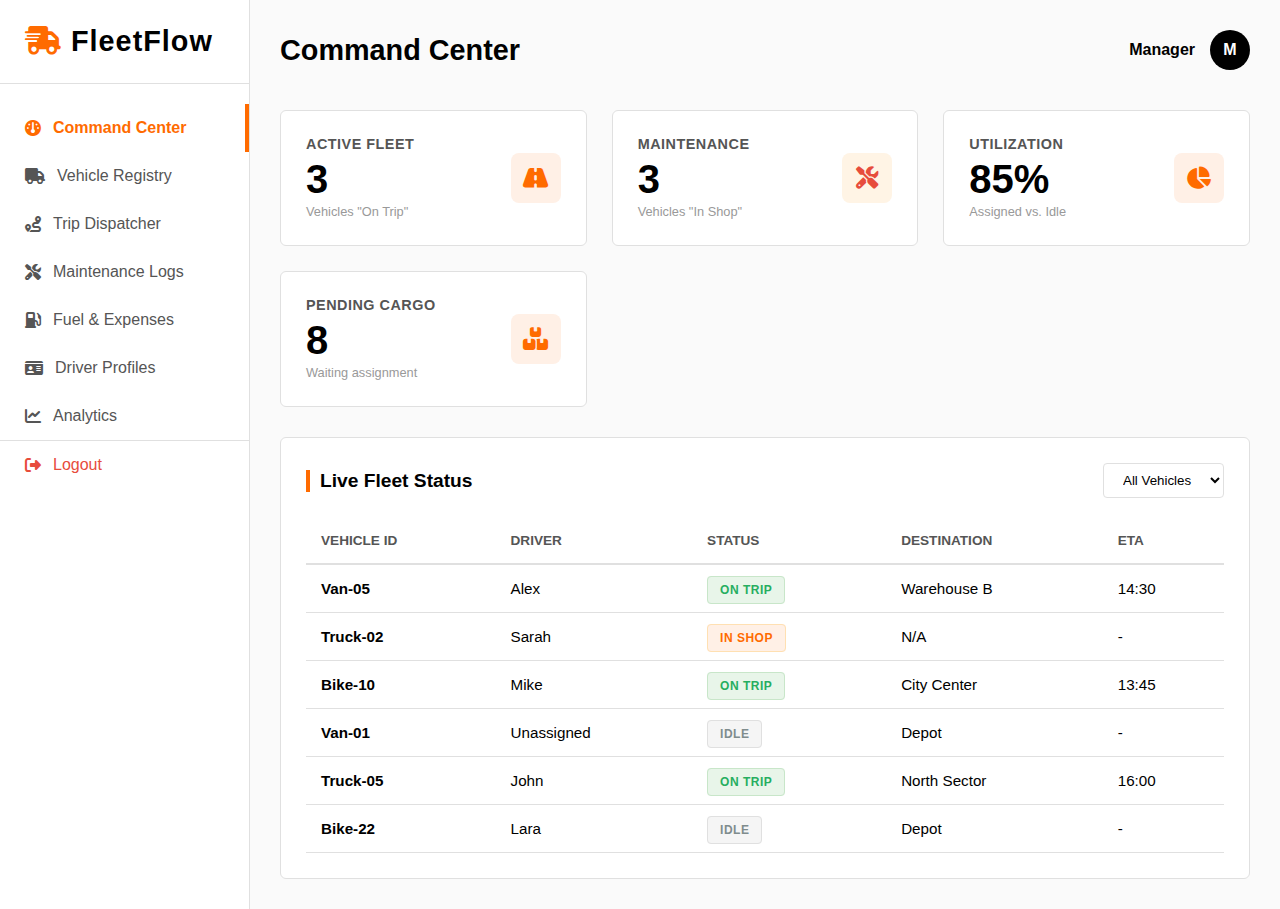
<file: index.html>
<!DOCTYPE html>
<html lang="en">

<head>
    <meta charset="UTF-8">
    <meta name="viewport" content="width=device-width, initial-scale=1.0">
    <title>FleetFlow | Command Center</title>
    <link rel="stylesheet" href="styles.css">
    <link rel="stylesheet" href="https://cdnjs.cloudflare.com/ajax/libs/font-awesome/6.4.0/css/all.min.css">
</head>

<body>
    <div class="container">

        <aside class="sidebar">
            <div class="logo">
                <h2><i class="fa-solid fa-truck-fast"></i> <span>FleetFlow</span></h2>
            </div>
            <nav>
                <ul>
                    <li class="active"><a href="#"><i class="fa-solid fa-gauge"></i> Command Center</a></li>
                    <li><a href="registry.html"><i class="fa-solid fa-truck"></i> Vehicle Registry</a></li>
                    <li><a href="dispatcher.html"><i class="fa-solid fa-route"></i> Trip Dispatcher</a></li>
                    <li><a href="maintenance.html"><i class="fa-solid fa-screwdriver-wrench"></i> Maintenance Logs</a>
                    </li>
                    <li><a href="fuel.html"><i class="fa-solid fa-gas-pump"></i> Fuel & Expenses</a></li>
                    <li><a href="drivers.html"><i class="fa-solid fa-id-card"></i> Driver Profiles</a></li>
                    <li><a href="analytics.html"><i class="fa-solid fa-chart-line"></i> Analytics</a></li>

                    <li class="logout"><a href="login.html"><i class="fa-solid fa-right-from-bracket"></i> Logout</a></li>
                </ul>
            </nav>
        </aside>

        <main class="main-content">
            <header>
                <h1>Command Center</h1>
                <div class="user-profile">
                    <span>Manager</span>
                    <div class="avatar">M</div>
                </div>
            </header>

            <section class="dashboard">

                <div class="kpi-grid">

                    <div class="card">
                        <div class="kpi-info">
                            <h3>Active Fleet</h3>
                            <p class="big-number">12</p>
                            <span class="sub-text">Vehicles "On Trip"</span>
                        </div>
                        <div class="icon-box">
                            <i class="fa-solid fa-road"></i>
                        </div>
                    </div>

                    <div class="card">
                        <div class="kpi-info">
                            <h3>Maintenance</h3>
                            <p class="big-number warning">3</p>
                            <span class="sub-text">Vehicles "In Shop"</span>
                        </div>
                        <div class="icon-box warning">
                            <i class="fa-solid fa-screwdriver-wrench"></i>
                        </div>
                    </div>

                    <div class="card">
                        <div class="kpi-info">
                            <h3>Utilization</h3>
                            <p class="big-number">85%</p>
                            <span class="sub-text">Assigned vs. Idle</span>
                        </div>
                        <div class="icon-box">
                            <i class="fa-solid fa-chart-pie"></i>
                        </div>
                    </div>

                    <div class="card">
                        <div class="kpi-info">
                            <h3>Pending Cargo</h3>
                            <p class="big-number">8</p>
                            <span class="sub-text">Waiting assignment</span>
                        </div>
                        <div class="icon-box">
                            <i class="fa-solid fa-boxes-stacked"></i>
                        </div>
                    </div>
                </div>

                <div class="recent-activity">
                    <div class="section-header">
                        <h2>Live Fleet Status</h2>

                        <select class="filter-dropdown">
                            <option value="all">All Vehicles</option>
                            <option value="truck">Trucks</option>
                            <option value="van">Vans</option>
                            <option value="bike">Bikes</option>
                        </select>
                    </div>

                    <div class="table-container">
                        <table>
                            <thead>
                                <tr>
                                    <th>Vehicle ID</th>
                                    <th>Driver</th>
                                    <th>Status</th>
                                    <th>Destination</th>
                                    <th>ETA</th>
                                </tr>
                            </thead>
                            <tbody id="fleet-table-body">
                            </tbody>
                        </table>
                    </div>
                </div>
            </section>
        </main>
    </div>

    <script src="script.js"></script>
    <script>
        document.addEventListener('DOMContentLoaded', () => {
            const role = localStorage.getItem('userRole');

            // 1. SELECT ELEMENTS
            const userLabel = document.querySelector('.user-profile span');
            const userAvatar = document.querySelector('.user-profile .avatar'); // New Selector!

            // 2. UPDATE HEADER TEXT & AVATAR
            if (role) {
                if (userLabel) userLabel.textContent = role; // Change "Manager" -> "Dispatcher"
                if (userAvatar) userAvatar.textContent = role.charAt(0); // Change "M" -> "D"
            }

            // 3. HIDE MENU ITEMS (Dispatcher Logic)
            if (role === 'Dispatcher') {
                const sidebarItems = document.querySelectorAll('.sidebar nav ul li');

                sidebarItems.forEach(item => {
                    const text = item.innerText.trim();
                    const allowed = ["Command Center", "Trip Dispatcher", "Logout"];

                    if (!allowed.includes(text)) {
                        item.style.display = 'none';
                    }
                });
            }
        });
    </script>
</body>

</html>
</file>
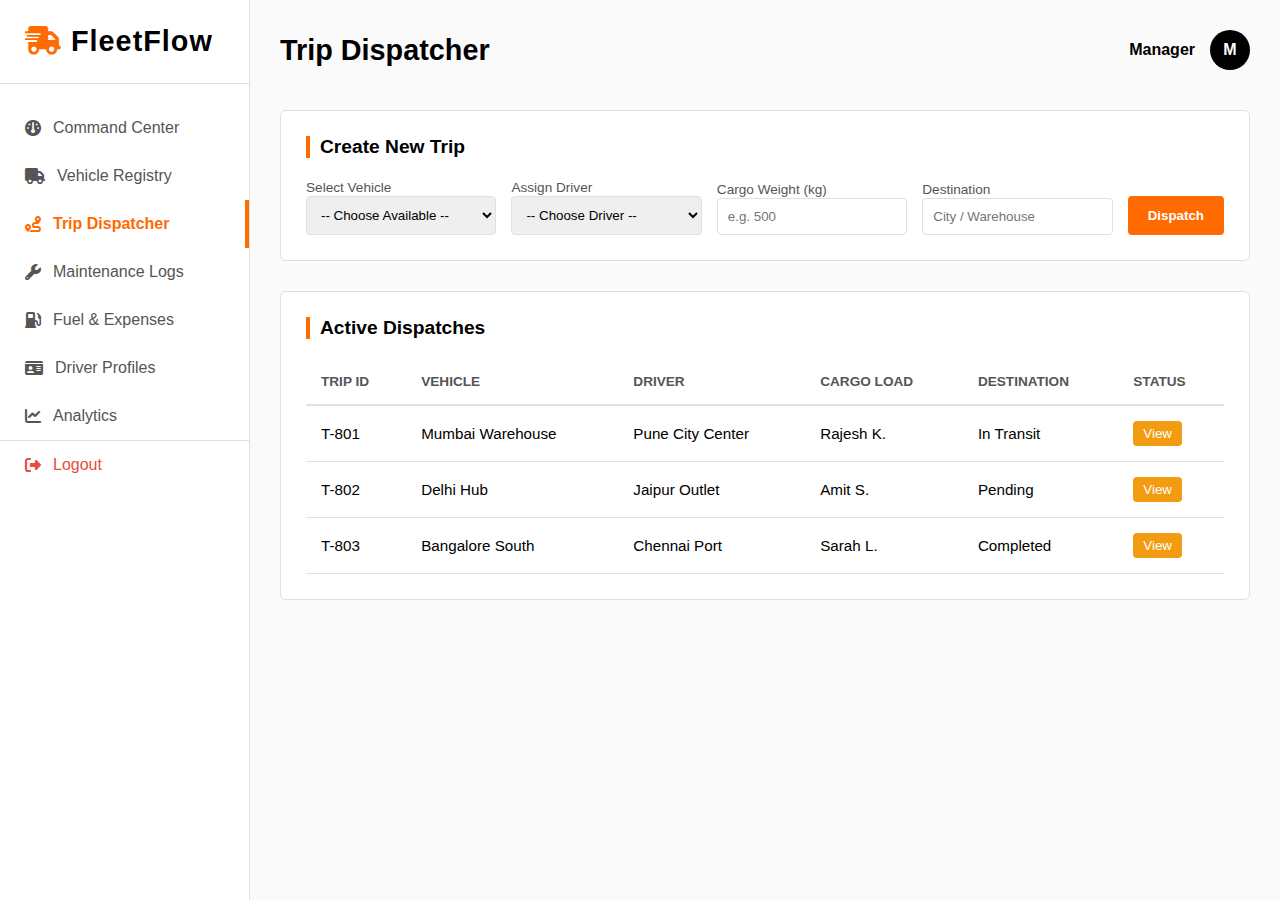
<file: dispatcher.html>
<!DOCTYPE html>
<html lang="en">

<head>
    <meta charset="UTF-8">
    <meta name="viewport" content="width=device-width, initial-scale=1.0">
    <title>FleetFlow | Trip Dispatcher</title>
    <link rel="stylesheet" href="styles.css">
    <link rel="stylesheet" href="https://cdnjs.cloudflare.com/ajax/libs/font-awesome/6.4.0/css/all.min.css">
</head>

<body>
    <div class="container">
        <aside class="sidebar">
            <div class="logo">
                <h2><i class="fa-solid fa-truck-fast"></i> <span>FleetFlow</span></h2>
            </div>
            <nav>
                <ul>
                    <li><a href="index.html"><i class="fa-solid fa-gauge"></i> Command Center</a></li>
                    <li><a href="registry.html"><i class="fa-solid fa-truck"></i> Vehicle Registry</a></li>
                    <li class="active"><a href="dispatcher.html"><i class="fa-solid fa-route"></i> Trip Dispatcher</a>
                    </li>
                    <li><a href="maintenance.html"><i class="fa-solid fa-wrench"></i> Maintenance Logs</a></li>
                    <li><a href="fuel.html"><i class="fa-solid fa-gas-pump"></i> Fuel & Expenses</a></li>
                    <li><a href="drivers.html"><i class="fa-solid fa-id-card"></i> Driver Profiles</a></li>
                    <li><a href="analytics.html"><i class="fa-solid fa-chart-line"></i> Analytics</a></li>
                    <li class="logout"><a href="login.html"><i class="fa-solid fa-right-from-bracket"></i> Logout</a></li>
                </ul>
            </nav>
        </aside>

        <main class="main-content">
            <header>
                <h1>Trip Dispatcher</h1>
                <div class="user-profile">
                    <span>Manager</span>
                    <div class="avatar">M</div>
                </div>
            </header>

            <section class="dashboard">

                <div class="card" style="display: block; margin-bottom: 30px;">
                    <div class="section-header">
                        <h2>Create New Trip</h2>
                    </div>

                    <form id="dispatch-form"
                        style="display: grid; grid-template-columns: 1fr 1fr 1fr 1fr auto; gap: 15px; align-items: end;">

                        <div>
                            <label style="font-size: 0.85rem; color: #555;">Select Vehicle</label>
                            <select id="trip-vehicle" required
                                style="width: 100%; padding: 10px; border: 1px solid #e0e0e0; border-radius: 4px;">
                                <option value="">-- Choose Available --</option>
                            </select>
                        </div>

                        <div>
                            <label style="font-size: 0.85rem; color: #555;">Assign Driver</label>
                            <select id="trip-driver" required
                                style="width: 100%; padding: 10px; border: 1px solid #e0e0e0; border-radius: 4px;">
                                <option value="">-- Choose Driver --</option>
                                <option value="Alex">Alex (Lic: Valid)</option>
                                <option value="Sarah">Sarah (Lic: Valid)</option>
                                <option value="Mike">Mike (Lic: Expiring)</option>
                            </select>
                        </div>

                        <div>
                            <label style="font-size: 0.85rem; color: #555;">Cargo Weight (kg)</label>
                            <input type="number" id="trip-weight" placeholder="e.g. 500" required
                                style="width: 100%; padding: 10px; border: 1px solid #e0e0e0; border-radius: 4px;">
                        </div>

                        <div>
                            <label style="font-size: 0.85rem; color: #555;">Destination</label>
                            <input type="text" id="trip-dest" placeholder="City / Warehouse" required
                                style="width: 100%; padding: 10px; border: 1px solid #e0e0e0; border-radius: 4px;">
                        </div>

                        <button type="submit"
                            style="background: var(--accent-orange); color: white; border: none; padding: 12px 20px; border-radius: 4px; font-weight: bold; cursor: pointer;">
                            Dispatch
                        </button>
                    </form>

                    <div id="error-msg"
                        style="margin-top: 15px; padding: 10px; background-color: #ffebee; color: #c62828; border: 1px solid #ef9a9a; border-radius: 4px; display: none;">
                        <i class="fa-solid fa-circle-exclamation"></i> <strong>Error:</strong> Cargo exceeds vehicle
                        capacity!
                    </div>
                </div>

                <div class="recent-activity">
                    <div class="section-header">
                        <h2>Active Dispatches</h2>
                    </div>
                    <div class="table-container">
                        <table>
                            <thead>
                                <tr>
                                    <th>Trip ID</th>
                                    <th>Vehicle</th>
                                    <th>Driver</th>
                                    <th>Cargo Load</th>
                                    <th>Destination</th>
                                    <th>Status</th>
                                </tr>
                            </thead>
                            <tbody id="trip-data"></tbody>
                            </tbody>
                        </table>
                    </div>
                </div>

            </section>
        </main>
    </div>

    <script>
        document.addEventListener('DOMContentLoaded', () => {

            // 1. MOCK DATA: Available Vehicles
            // We define the Max Capacity here to check against cargo weight
            const availableVehicles = [{
                    id: "VAN-05",
                    model: "Ford Transit",
                    maxLoad: 800
                }, // Small Van
                {
                    id: "TRK-01",
                    model: "Volvo FH16",
                    maxLoad: 5000
                }, // Big Truck
                {
                    id: "BIKE-22",
                    model: "Honda Activa",
                    maxLoad: 50
                } // Bike
            ];

            const vehicleSelect = document.getElementById('trip-vehicle');
            const form = document.getElementById('dispatch-form');
            const errorMsg = document.getElementById('error-msg');
            const tableBody = document.getElementById('dispatch-table-body');

            // 2. POPULATE DROPDOWN
            availableVehicles.forEach(v => {
                const option = document.createElement('option');
                option.value = v.id;
                option.textContent = `${v.id} - ${v.model} (Max: ${v.maxLoad}kg)`;
                vehicleSelect.appendChild(option);
            });

            // 3. VALIDATION LOGIC
            form.addEventListener('submit', (e) => {
                e.preventDefault();
                errorMsg.style.display = "none"; // Reset error

                // Get Form Values
                const selectedVehicleID = vehicleSelect.value;
                const driver = document.getElementById('trip-driver').value;
                const weight = parseInt(document.getElementById('trip-weight').value);
                const dest = document.getElementById('trip-dest').value;

                // Find the vehicle object to check its max capacity
                const vehicleObj = availableVehicles.find(v => v.id === selectedVehicleID);

                // --- THE LOGIC CHECK ---
                // If Cargo Weight > Vehicle Max Load -> STOP 
                if (weight > vehicleObj.maxLoad) {
                    errorMsg.innerHTML =
                        `<i class="fa-solid fa-circle-exclamation"></i> <strong>Safety Alert:</strong> Cargo (${weight}kg) exceeds ${vehicleObj.id} capacity (${vehicleObj.maxLoad}kg).`;
                    errorMsg.style.display = "block";
                    return; // Stop function here
                }

                // If Pass: Add to Table
                addTripToTable(selectedVehicleID, driver, weight, dest);
                form.reset();
            });

            function addTripToTable(veh, driver, weight, dest) {
                const row = document.createElement('tr');
                const tripID = "TRIP-" + Math.floor(Math.random() * 1000); // Random ID

                row.innerHTML = `
                    <td><strong>${tripID}</strong></td>
                    <td>${veh}</td>
                    <td>${driver}</td>
                    <td>${weight} kg</td>
                    <td>${dest}</td>
                    <td><span class="status-pill status-ontrip">Dispatched</span></td>
                `;
                tableBody.prepend(row); // Add to top
            }
        });
    </script>
    <script>
    // --- MOCK API: TRIP DATA ---
    const tripData = [
        { id: "T-801", origin: "Mumbai Warehouse", dest: "Pune City Center", driver: "Rajesh K.", vehicle: "V-101", status: "In Transit" },
        { id: "T-802", origin: "Delhi Hub", dest: "Jaipur Outlet", driver: "Amit S.", vehicle: "V-104", status: "Pending" },
        { id: "T-803", origin: "Bangalore South", dest: "Chennai Port", driver: "Sarah L.", vehicle: "V-103", status: "Completed" }
    ];

    document.addEventListener('DOMContentLoaded', () => {
        const tableBody = document.getElementById('trip-data');
        tableBody.innerHTML = '';

        tripData.forEach(trip => {
            const row = `
                <tr>
                    <td>${trip.id}</td>
                    <td>${trip.origin}</td>
                    <td>${trip.dest}</td>
                    <td>${trip.driver}</td>
                    <td><span class="status ${trip.status.toLowerCase().replace(' ', '-')}">${trip.status}</span></td>
                    <td><button style="padding:5px 10px; background:#f39c12; border:none; color:white; border-radius:4px; cursor:pointer;">View</button></td>
                </tr>
            `;
            tableBody.innerHTML += row;
        });
    });
</script>
    <script>
        document.addEventListener('DOMContentLoaded', () => {
            const role = localStorage.getItem('userRole');

            // 1. SELECT ELEMENTS
            const userLabel = document.querySelector('.user-profile span');
            const userAvatar = document.querySelector('.user-profile .avatar'); // New Selector!

            // 2. UPDATE HEADER TEXT & AVATAR
            if (role) {
                if (userLabel) userLabel.textContent = role; // Change "Manager" -> "Dispatcher"
                if (userAvatar) userAvatar.textContent = role.charAt(0); // Change "M" -> "D"
            }

            // 3. HIDE MENU ITEMS (Dispatcher Logic)
            if (role === 'Dispatcher') {
                const sidebarItems = document.querySelectorAll('.sidebar nav ul li');

                sidebarItems.forEach(item => {
                    const text = item.innerText.trim();
                    const allowed = ["Command Center", "Trip Dispatcher", "Logout"];

                    if (!allowed.includes(text)) {
                        item.style.display = 'none';
                    }
                });
            }
        });
    </script>
</body>

</html>
</file>
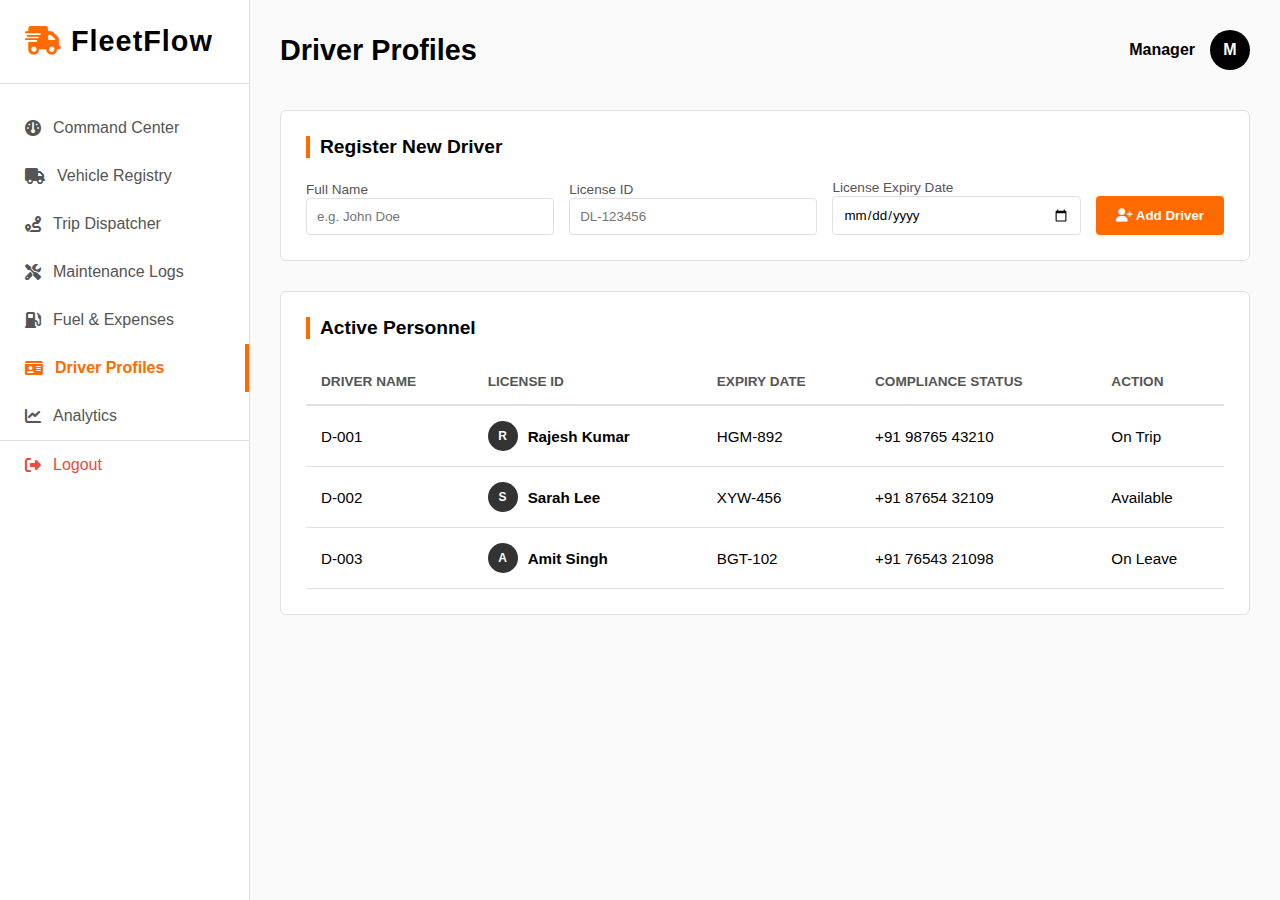
<file: drivers.html>
<!DOCTYPE html>
<html lang="en">

<head>
    <meta charset="UTF-8">
    <meta name="viewport" content="width=device-width, initial-scale=1.0">
    <title>FleetFlow | Driver Profiles</title>
    <link rel="stylesheet" href="styles.css">
    <link rel="stylesheet" href="https://cdnjs.cloudflare.com/ajax/libs/font-awesome/6.4.0/css/all.min.css">
</head>

<body>
    <div class="container">
        <aside class="sidebar">
            <div class="logo">
                <h2><i class="fa-solid fa-truck-fast"></i> <span>FleetFlow</span></h2>
            </div>
            <nav>
                <ul>
                    <li><a href="index.html"><i class="fa-solid fa-gauge"></i> Command Center</a></li>
                    <li><a href="registry.html"><i class="fa-solid fa-truck"></i> Vehicle Registry</a></li>
                    <li><a href="dispatcher.html"><i class="fa-solid fa-route"></i> Trip Dispatcher</a></li>
                    <li><a href="maintenance.html"><i class="fa-solid fa-screwdriver-wrench"></i> Maintenance Logs</a>
                    </li>
                    <li><a href="fuel.html"><i class="fa-solid fa-gas-pump"></i> Fuel & Expenses</a></li>
                    <li class="active"><a href="drivers.html"><i class="fa-solid fa-id-card"></i> Driver Profiles</a>
                    </li>
                    <li><a href="analytics.html"><i class="fa-solid fa-chart-line"></i> Analytics</a></li>
                    <li class="logout"><a href="login.html"><i class="fa-solid fa-right-from-bracket"></i> Logout</a>
                    </li>
                </ul>
            </nav>
        </aside>

        <main class="main-content">
            <header>
                <h1>Driver Profiles</h1>
                <div class="user-profile">
                    <span>Manager</span>
                    <div class="avatar">M</div>
                </div>
            </header>

            <section class="dashboard">
                <div class="card" style="display: block; margin-bottom: 30px;">
                    <div class="section-header">
                        <h2>Register New Driver</h2>
                    </div>
                    <form id="driver-form"
                        style="display: grid; grid-template-columns: 1fr 1fr 1fr auto; gap: 15px; align-items: end;">
                        <div>
                            <label style="font-size: 0.85rem; color: #555;">Full Name</label>
                            <input type="text" id="d-name" placeholder="e.g. John Doe" required
                                style="width: 100%; padding: 10px; border: 1px solid #e0e0e0; border-radius: 4px;">
                        </div>
                        <div>
                            <label style="font-size: 0.85rem; color: #555;">License ID</label>
                            <input type="text" id="d-license" placeholder="DL-123456" required
                                style="width: 100%; padding: 10px; border: 1px solid #e0e0e0; border-radius: 4px;">
                        </div>
                        <div>
                            <label style="font-size: 0.85rem; color: #555;">License Expiry Date</label>
                            <input type="date" id="d-expiry" required
                                style="width: 100%; padding: 10px; border: 1px solid #e0e0e0; border-radius: 4px;">
                        </div>
                        <button type="submit"
                            style="background: var(--accent-orange); color: white; border: none; padding: 12px 20px; border-radius: 4px; font-weight: bold; cursor: pointer;">
                            <i class="fa-solid fa-user-plus"></i> Add Driver
                        </button>
                    </form>
                </div>

                <div class="recent-activity">
                    <div class="section-header">
                        <h2>Active Personnel</h2>
                    </div>
                    <div class="table-container">
                        <table>
                            <thead>
                                <tr>
                                    <th>Driver Name</th>
                                    <th>License ID</th>
                                    <th>Expiry Date</th>
                                    <th>Compliance Status</th>
                                    <th>Action</th>
                                </tr>
                            </thead>
                            <tbody id="drivers-data"></tbody>
                        </table>
                    </div>
                </div>
            </section>
        </main>
    </div>

    <script>
        document.addEventListener('DOMContentLoaded', () => {
            let drivers = [{
                    name: "Alex Johnson",
                    id: "DL-998877",
                    expiry: "2026-12-31",
                    status: "Active"
                },
                {
                    name: "Sarah Connor",
                    id: "DL-554433",
                    expiry: "2024-01-01",
                    status: "Suspended"
                }
            ];
            const form = document.getElementById('driver-form');
            const tableBody = document.getElementById('driver-table-body');

            function renderDrivers() {
                tableBody.innerHTML = "";
                const today = new Date();
                drivers.forEach((d, index) => {
                    const row = document.createElement('tr');
                    const expiryDate = new Date(d.expiry);
                    let isExpired = expiryDate < today;
                    let statusClass = (isExpired || d.status === "Suspended") ? "status-inshop" :
                        "status-ontrip";
                    let statusText = (isExpired || d.status === "Suspended") ? "Expired / Suspended" :
                        "Valid";

                    row.innerHTML = `
                        <td><strong>${d.name}</strong></td>
                        <td>${d.id}</td>
                        <td style="${isExpired ? 'color: var(--danger); font-weight:bold;' : ''}">${d.expiry}</td>
                        <td><span class="status-pill ${statusClass}">${statusText}</span></td>
                        <td><button onclick="toggleDriver(${index})" style="padding: 5px 10px; cursor: pointer; background: #eee; border: 1px solid #ccc; border-radius: 3px;">${d.status === "Active" ? "Suspend" : "Re-activate"}</button></td>
                    `;
                    tableBody.appendChild(row);
                });
            }

            form.addEventListener('submit', (e) => {
                e.preventDefault();
                drivers.push({
                    name: document.getElementById('d-name').value,
                    id: document.getElementById('d-license').value,
                    expiry: document.getElementById('d-expiry').value,
                    status: "Active"
                });
                renderDrivers();
                form.reset();
            });

            window.toggleDriver = (index) => {
                drivers[index].status = drivers[index].status === "Active" ? "Suspended" : "Active";
                renderDrivers();
            };
            renderDrivers();
        });
    </script>
    <script>
        // --- MOCK API: DRIVER DATA ---
        const driverData = [{
                id: "D-001",
                name: "Rajesh Kumar",
                license: "HGM-892",
                phone: "+91 98765 43210",
                status: "On Trip"
            },
            {
                id: "D-002",
                name: "Sarah Lee",
                license: "XYW-456",
                phone: "+91 87654 32109",
                status: "Available"
            },
            {
                id: "D-003",
                name: "Amit Singh",
                license: "BGT-102",
                phone: "+91 76543 21098",
                status: "On Leave"
            }
        ];

        document.addEventListener('DOMContentLoaded', () => {
            const tableBody = document.getElementById('drivers-data');
            tableBody.innerHTML = '';

            driverData.forEach(driver => {
                // Generate initials for avatar (e.g., Rajesh Kumar -> R)
                const initial = driver.name.charAt(0);

                const row = `
                <tr>
                    <td>${driver.id}</td>
                    <td>
                        <div class="user-profile" style="display:flex; align-items:center; gap:10px;">
                            <div class="avatar" style="width:30px; height:30px; background:#333; color:#fff; border-radius:50%; display:flex; justify-content:center; align-items:center; font-size:12px;">${initial}</div>
                            ${driver.name}
                        </div>
                    </td>
                    <td>${driver.license}</td>
                    <td>${driver.phone}</td>
                    <td><span class="status ${driver.status.toLowerCase().replace(' ', '-')}">${driver.status}</span></td>
                </tr>
            `;
                tableBody.innerHTML += row;
            });
        });
    </script>
    <script>
        document.addEventListener('DOMContentLoaded', () => {
            const role = localStorage.getItem('userRole');

            // 1. SELECT ELEMENTS
            const userLabel = document.querySelector('.user-profile span');
            const userAvatar = document.querySelector('.user-profile .avatar'); // New Selector!

            // 2. UPDATE HEADER TEXT & AVATAR
            if (role) {
                if (userLabel) userLabel.textContent = role; // Change "Manager" -> "Dispatcher"
                if (userAvatar) userAvatar.textContent = role.charAt(0); // Change "M" -> "D"
            }

            // 3. HIDE MENU ITEMS (Dispatcher Logic)
            if (role === 'Dispatcher') {
                const sidebarItems = document.querySelectorAll('.sidebar nav ul li');

                sidebarItems.forEach(item => {
                    const text = item.innerText.trim();
                    const allowed = ["Command Center", "Trip Dispatcher", "Logout"];

                    if (!allowed.includes(text)) {
                        item.style.display = 'none';
                    }
                });
            }
        });
    </script>
</body>

</html>
</file>
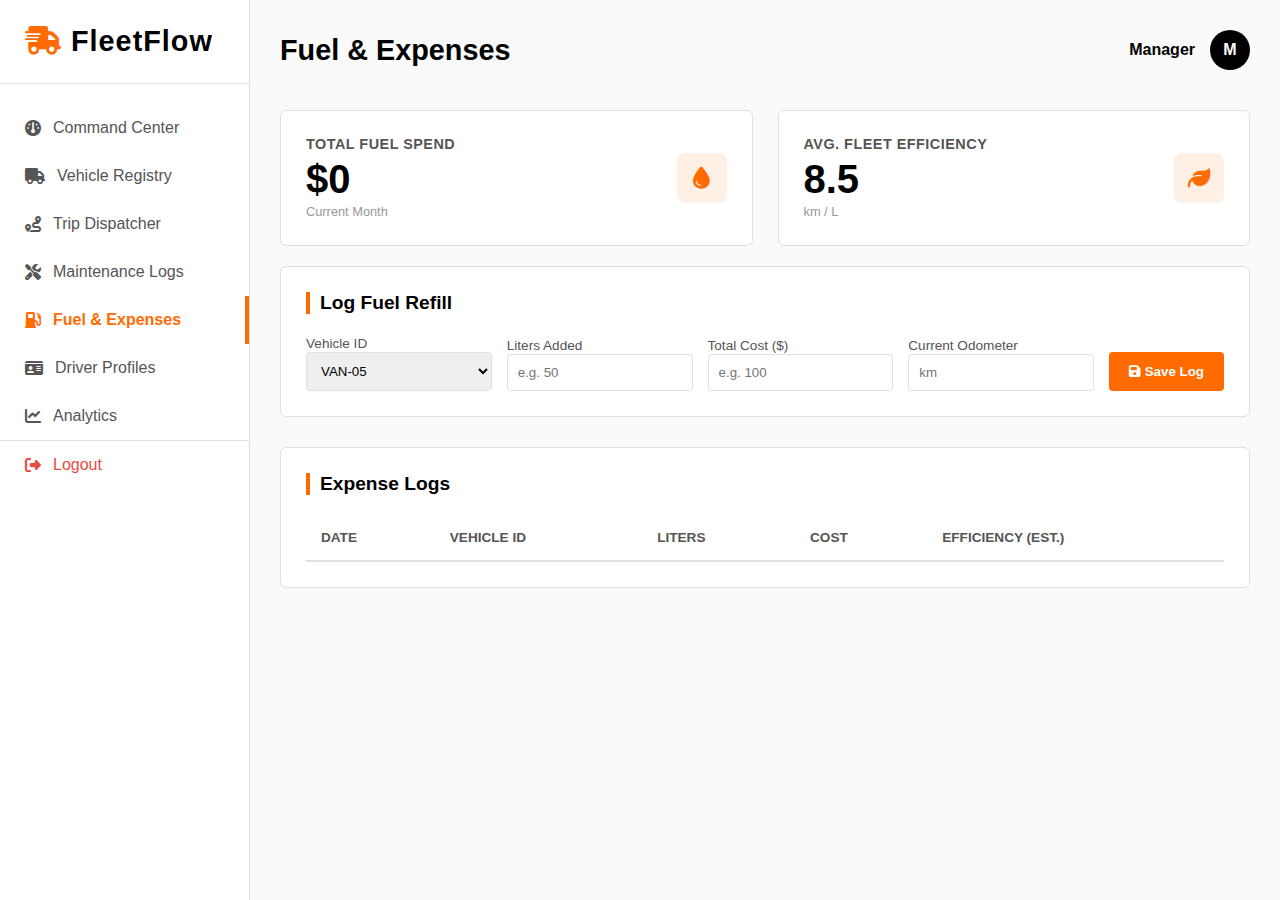
<file: fuel.html>
<!DOCTYPE html>
<html lang="en">

<head>
    <meta charset="UTF-8">
    <meta name="viewport" content="width=device-width, initial-scale=1.0">
    <title>FleetFlow | Fuel Logs</title>
    <link rel="stylesheet" href="styles.css">
    <link rel="stylesheet" href="https://cdnjs.cloudflare.com/ajax/libs/font-awesome/6.4.0/css/all.min.css">
</head>

<body>
    <div class="container">
        <aside class="sidebar">
            <div class="logo">
                <h2><i class="fa-solid fa-truck-fast"></i> <span>FleetFlow</span></h2>
            </div>
            <nav>
                <ul>
                    <li><a href="index.html"><i class="fa-solid fa-gauge"></i> Command Center</a></li>
                    <li><a href="registry.html"><i class="fa-solid fa-truck"></i> Vehicle Registry</a></li>
                    <li><a href="dispatcher.html"><i class="fa-solid fa-route"></i> Trip Dispatcher</a></li>
                    <li><a href="maintenance.html"><i class="fa-solid fa-screwdriver-wrench"></i> Maintenance Logs</a>
                    </li>
                    <li class="active"><a href="fuel.html"><i class="fa-solid fa-gas-pump"></i> Fuel & Expenses</a></li>
                    <li><a href="drivers.html"><i class="fa-solid fa-id-card"></i> Driver Profiles</a></li>
                    <li><a href="analytics.html"><i class="fa-solid fa-chart-line"></i> Analytics</a></li>
                    <li class="logout"><a href="login.html"><i class="fa-solid fa-right-from-bracket"></i> Logout</a></li>
                </ul>
            </nav>
        </aside>

        <main class="main-content">
            <header>
                <h1>Fuel & Expenses</h1>
                <div class="user-profile">
                    <span>Manager</span>
                    <div class="avatar">M</div>
                </div>
            </header>

            <section class="dashboard">

                <div class="kpi-grid" style="margin-bottom: 20px;">
                    <div class="card">
                        <div class="kpi-info">
                            <h3>Total Fuel Spend</h3>
                            <p class="big-number" id="total-fuel-cost">$0</p>
                            <span class="sub-text">Current Month</span>
                        </div>
                        <div class="icon-box"><i class="fa-solid fa-droplet"></i></div>
                    </div>

                    <div class="card">
                        <div class="kpi-info">
                            <h3>Avg. Fleet Efficiency</h3>
                            <p class="big-number">8.5</p>
                            <span class="sub-text">km / L</span>
                        </div>
                        <div class="icon-box"><i class="fa-solid fa-leaf"></i></div>
                    </div>
                </div>

                <div class="card" style="display: block; margin-bottom: 30px;">
                    <div class="section-header">
                        <h2>Log Fuel Refill</h2>
                    </div>

                    <form id="fuel-form"
                        style="display: grid; grid-template-columns: 1fr 1fr 1fr 1fr auto; gap: 15px; align-items: end;">

                        <div>
                            <label style="font-size: 0.85rem; color: #555;">Vehicle ID</label>
                            <select id="fuel-vehicle" required
                                style="width: 100%; padding: 10px; border: 1px solid #e0e0e0; border-radius: 4px;">
                                <option value="VAN-05">VAN-05</option>
                                <option value="TRK-01">TRK-01</option>
                                <option value="BIKE-22">BIKE-22</option>
                            </select>
                        </div>

                        <div>
                            <label style="font-size: 0.85rem; color: #555;">Liters Added</label>
                            <input type="number" id="fuel-liters" placeholder="e.g. 50" required
                                style="width: 100%; padding: 10px; border: 1px solid #e0e0e0; border-radius: 4px;">
                        </div>

                        <div>
                            <label style="font-size: 0.85rem; color: #555;">Total Cost ($)</label>
                            <input type="number" id="fuel-cost" placeholder="e.g. 100" required
                                style="width: 100%; padding: 10px; border: 1px solid #e0e0e0; border-radius: 4px;">
                        </div>

                        <div>
                            <label style="font-size: 0.85rem; color: #555;">Current Odometer</label>
                            <input type="number" id="fuel-odo" placeholder="km" required
                                style="width: 100%; padding: 10px; border: 1px solid #e0e0e0; border-radius: 4px;">
                        </div>

                        <button type="submit"
                            style="background: var(--accent-orange); color: white; border: none; padding: 12px 20px; border-radius: 4px; font-weight: bold; cursor: pointer;">
                            <i class="fa-solid fa-save"></i> Save Log
                        </button>
                    </form>
                </div>

                <div class="recent-activity">
                    <div class="section-header">
                        <h2>Expense Logs</h2>
                    </div>
                    <div class="table-container">
                        <table>
                            <thead>
                                <tr>
                                    <th>Date</th>
                                    <th>Vehicle ID</th>
                                    <th>Liters</th>
                                    <th>Cost</th>
                                    <th>Efficiency (Est.)</th>
                                </tr>
                            </thead>
                            <tbody id="fuel-table-body">
                            </tbody>
                        </table>
                    </div>
                </div>

            </section>
        </main>
    </div>

    <script>
        document.addEventListener('DOMContentLoaded', () => {

            let totalFuelSpend = 0;
            const form = document.getElementById('fuel-form');
            const tableBody = document.getElementById('fuel-table-body');
            const totalDisplay = document.getElementById('total-fuel-cost');

            // Handle Submit
            form.addEventListener('submit', (e) => {
                e.preventDefault();

                // Get Values
                const vehicle = document.getElementById('fuel-vehicle').value;
                const liters = parseFloat(document.getElementById('fuel-liters').value);
                const cost = parseFloat(document.getElementById('fuel-cost').value);
                const odo = document.getElementById('fuel-odo').value;
                const date = new Date().toLocaleDateString();

                // 1. UPDATE TOTAL SPEND KPI
                totalFuelSpend += cost;
                totalDisplay.textContent = "$" + totalFuelSpend.toLocaleString();

                // 2. CALCULATE EFFICIENCY (Mock Logic)
                // Real logic requires (CurrentOdo - PreviousOdo) / Liters. 
                // For this demo, we'll simulate a random "Trip Distance" of 300km to show the math.
                const simulatedTrip = 300;
                const efficiency = (simulatedTrip / liters).toFixed(1);

                // Color Code: Low efficiency = Red
                let effColor = "color: var(--success);";
                if (efficiency < 5) effColor = "color: var(--danger); font-weight: bold;";

                // 3. ADD TO TABLE
                const row = document.createElement('tr');
                row.innerHTML = `
                    <td>${date}</td>
                    <td><strong>${vehicle}</strong></td>
                    <td>${liters} L</td>
                    <td>$${cost}</td>
                    <td style="${effColor}">${efficiency} km/L</td>
                `;
                tableBody.prepend(row);

                form.reset();
            });
        });
    </script>
    <script>
        document.addEventListener('DOMContentLoaded', () => {
            const role = localStorage.getItem('userRole');

            // 1. SELECT ELEMENTS
            const userLabel = document.querySelector('.user-profile span');
            const userAvatar = document.querySelector('.user-profile .avatar'); // New Selector!

            // 2. UPDATE HEADER TEXT & AVATAR
            if (role) {
                if (userLabel) userLabel.textContent = role; // Change "Manager" -> "Dispatcher"
                if (userAvatar) userAvatar.textContent = role.charAt(0); // Change "M" -> "D"
            }

            // 3. HIDE MENU ITEMS (Dispatcher Logic)
            if (role === 'Dispatcher') {
                const sidebarItems = document.querySelectorAll('.sidebar nav ul li');

                sidebarItems.forEach(item => {
                    const text = item.innerText.trim();
                    const allowed = ["Command Center", "Trip Dispatcher", "Logout"];

                    if (!allowed.includes(text)) {
                        item.style.display = 'none';
                    }
                });
            }
        });
    </script>
</body>

</html>
</file>
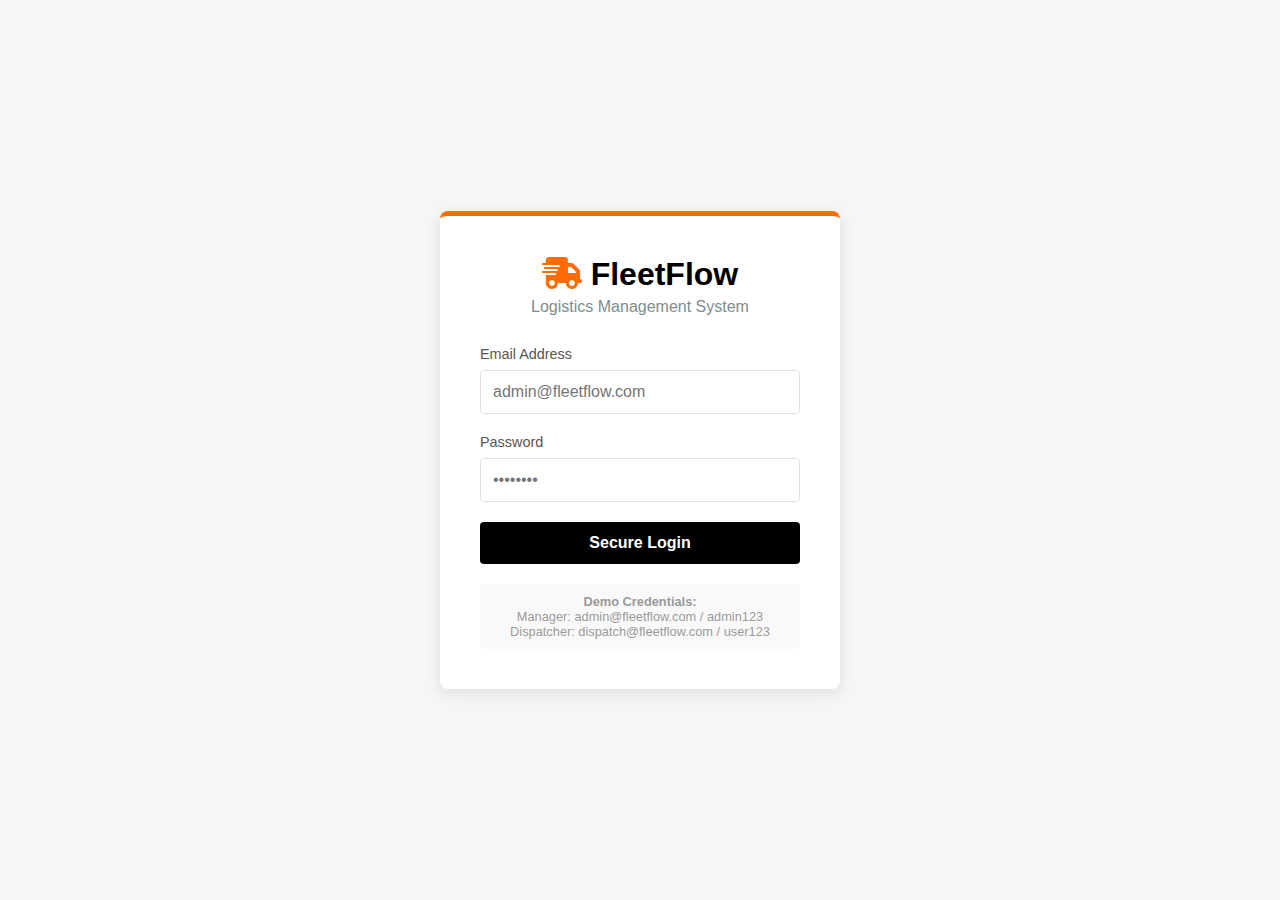
<file: login.html>
<!DOCTYPE html>
<html lang="en">

<head>
    <meta charset="UTF-8">
    <meta name="viewport" content="width=device-width, initial-scale=1.0">
    <title>FleetFlow | Login</title>
    <link rel="stylesheet" href="styles.css">
    <link rel="stylesheet" href="https://cdnjs.cloudflare.com/ajax/libs/font-awesome/6.4.0/css/all.min.css">
    <style>
        /* Specific Styles for Login Page Only */
        body {
            display: flex;
            align-items: center;
            justify-content: center;
            height: 100vh;
            background-color: #f4f7f6;
        }

        .login-card {
            background: white;
            padding: 40px;
            border-radius: 8px;
            box-shadow: 0 4px 15px rgba(0, 0, 0, 0.1);
            width: 100%;
            max-width: 400px;
            text-align: center;
            border-top: 5px solid var(--accent-orange);
        }

        .login-header {
            margin-bottom: 30px;
        }

        .login-header h1 {
            font-size: 2rem;
            color: var(--text-primary);
        }

        .login-header i {
            color: var(--accent-orange);
        }

        .form-group {
            margin-bottom: 20px;
            text-align: left;
        }

        .form-group label {
            display: block;
            margin-bottom: 8px;
            color: var(--text-secondary);
            font-size: 0.9rem;
        }

        .form-group input {
            width: 100%;
            padding: 12px;
            border: 1px solid #e0e0e0;
            border-radius: 4px;
            font-size: 1rem;
            outline: none;
            transition: 0.2s;
        }

        .form-group input:focus {
            border-color: var(--accent-orange);
        }

        .login-btn {
            width: 100%;
            padding: 12px;
            background-color: var(--text-primary);
            /* Black Button */
            color: white;
            border: none;
            border-radius: 4px;
            font-size: 1rem;
            font-weight: bold;
            cursor: pointer;
            transition: 0.3s;
        }

        .login-btn:hover {
            background-color: var(--accent-orange);
            /* Orange on Hover */
        }

        .role-hint {
            margin-top: 20px;
            font-size: 0.8rem;
            color: #999;
            background: #f9f9f9;
            padding: 10px;
            border-radius: 4px;
        }

        .error-msg {
            color: var(--danger);
            font-size: 0.9rem;
            margin-bottom: 15px;
            display: none;
        }
    </style>
</head>

<body>

    <div class="login-card">
        <div class="login-header">
            <h1><i class="fa-solid fa-truck-fast"></i> FleetFlow</h1>
            <p style="color: #7f8c8d; margin-top: 5px;">Logistics Management System</p>
        </div>

        <div id="error-msg" class="error-msg">
            <i class="fa-solid fa-circle-exclamation"></i> Invalid email or password
        </div>

        <form id="login-form">
            <div class="form-group">
                <label>Email Address</label>
                <input type="email" id="email" placeholder="admin@fleetflow.com" required>
            </div>

            <div class="form-group">
                <label>Password</label>
                <input type="password" id="password" placeholder="••••••••" required>
            </div>

            <button type="submit" class="login-btn">Secure Login</button>
        </form>

        <div class="role-hint">
            <p><strong>Demo Credentials:</strong></p>
            <p>Manager: admin@fleetflow.com / admin123</p>
            <p>Dispatcher: dispatch@fleetflow.com / user123</p>
        </div>
    </div>

    <script>
        document.addEventListener('DOMContentLoaded', () => {
            // --- THE LOGOUT LOGIC ---
            // As soon as this page loads, we wipe the memory.
            localStorage.clear();
            console.log("Session cleared. User is logged out.");

            const form = document.getElementById('login-form');
            const errorMsg = document.getElementById('error-msg');

            form.addEventListener('submit', (e) => {
                e.preventDefault();

                const email = document.getElementById('email').value.trim();
                const password = document.getElementById('password').value.trim();

                // Manager Login
                if (email === "admin@fleetflow.com" && password === "admin123") {
                    localStorage.setItem('userRole', 'Manager');
                    window.location.href = "index.html";
                }
                // Dispatcher Login
                else if (email === "dispatch@fleetflow.com" && password === "user123") {
                    localStorage.setItem('userRole', 'Dispatcher');
                    window.location.href = "dispatcher.html";
                }
                // Login Failed
                else {
                    errorMsg.style.display = "block";
                    // Shake animation for error
                    const card = document.querySelector('.login-card');
                    card.style.transform = "translateX(10px)";
                    setTimeout(() => card.style.transform = "translateX(0)", 100);
                }
            });
        });
    </script>
</body>

</html>
</file>
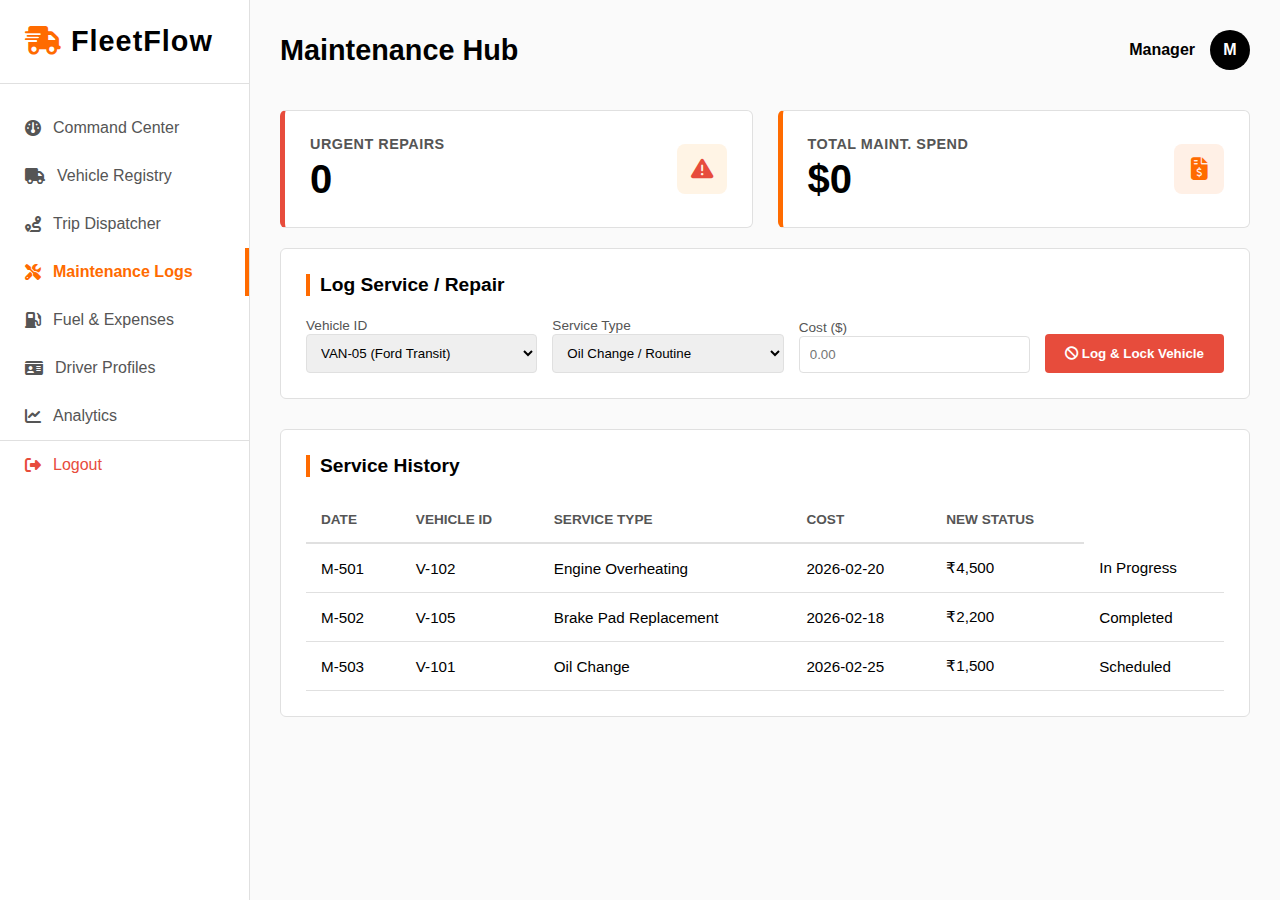
<file: maintenance.html>
<!DOCTYPE html>
<html lang="en">

<head>
    <meta charset="UTF-8">
    <meta name="viewport" content="width=device-width, initial-scale=1.0">
    <title>FleetFlow | Maintenance Hub</title>
    <link rel="stylesheet" href="styles.css">
    <link rel="stylesheet" href="https://cdnjs.cloudflare.com/ajax/libs/font-awesome/6.4.0/css/all.min.css">
</head>

<body>
    <div class="container">
        <aside class="sidebar">
            <div class="logo">
                <h2><i class="fa-solid fa-truck-fast"></i> <span>FleetFlow</span></h2>
            </div>
            <nav>
                <ul>
                    <li><a href="index.html"><i class="fa-solid fa-gauge"></i> Command Center</a></li>
                    <li><a href="registry.html"><i class="fa-solid fa-truck"></i> Vehicle Registry</a></li>
                    <li><a href="dispatcher.html"><i class="fa-solid fa-route"></i> Trip Dispatcher</a></li>
                    <li class="active"><a href="maintenance.html"><i class="fa-solid fa-screwdriver-wrench"></i>
                            Maintenance Logs</a></li>
                    <li><a href="fuel.html"><i class="fa-solid fa-gas-pump"></i> Fuel & Expenses</a></li>
                    <li><a href="drivers.html"><i class="fa-solid fa-id-card"></i> Driver Profiles</a></li>
                    <li><a href="analytics.html"><i class="fa-solid fa-chart-line"></i> Analytics</a></li>
                    <li class="logout"><a href="login.html"><i class="fa-solid fa-right-from-bracket"></i> Logout</a>
                    </li>
                </ul>
            </nav>
        </aside>

        <main class="main-content">
            <header>
                <h1>Maintenance Hub</h1>
                <div class="user-profile">
                    <span>Manager</span>
                    <div class="avatar">M</div>
                </div>
            </header>

            <section class="dashboard">

                <div class="kpi-grid" style="margin-bottom: 20px;">
                    <div class="card" style="border-left: 5px solid var(--danger);">
                        <div class="kpi-info">
                            <h3>Urgent Repairs</h3>
                            <p class="big-number warning" id="urgent-count">0</p>
                        </div>
                        <div class="icon-box warning"><i class="fa-solid fa-triangle-exclamation"></i></div>
                    </div>
                    <div class="card" style="border-left: 5px solid var(--accent-orange);">
                        <div class="kpi-info">
                            <h3>Total Maint. Spend</h3>
                            <p class="big-number" id="total-spend">$0</p>
                        </div>
                        <div class="icon-box"><i class="fa-solid fa-file-invoice-dollar"></i></div>
                    </div>
                </div>

                <div class="card" style="display: block; margin-bottom: 30px;">
                    <div class="section-header">
                        <h2>Log Service / Repair</h2>
                    </div>

                    <form id="maint-form"
                        style="display: grid; grid-template-columns: 1fr 1fr 1fr auto; gap: 15px; align-items: end;">

                        <div>
                            <label style="font-size: 0.85rem; color: #555;">Vehicle ID</label>
                            <select id="maint-vehicle" required
                                style="width: 100%; padding: 10px; border: 1px solid #e0e0e0; border-radius: 4px;">
                                <option value="VAN-05">VAN-05 (Ford Transit)</option>
                                <option value="TRK-01">TRK-01 (Volvo FH16)</option>
                                <option value="BIKE-22">BIKE-22 (Honda)</option>
                            </select>
                        </div>

                        <div>
                            <label style="font-size: 0.85rem; color: #555;">Service Type</label>
                            <select id="maint-type" required
                                style="width: 100%; padding: 10px; border: 1px solid #e0e0e0; border-radius: 4px;">
                                <option value="Routine">Oil Change / Routine</option>
                                <option value="Tire">Tire Replacement</option>
                                <option value="Engine">Engine Repair (Urgent)</option>
                                <option value="Body">Body Work</option>
                            </select>
                        </div>

                        <div>
                            <label style="font-size: 0.85rem; color: #555;">Cost ($)</label>
                            <input type="number" id="maint-cost" placeholder="0.00" required
                                style="width: 100%; padding: 10px; border: 1px solid #e0e0e0; border-radius: 4px;">
                        </div>

                        <button type="submit"
                            style="background: var(--danger); color: white; border: none; padding: 12px 20px; border-radius: 4px; font-weight: bold; cursor: pointer;">
                            <i class="fa-solid fa-ban"></i> Log & Lock Vehicle
                        </button>
                    </form>

                    <div id="status-notify" style="margin-top: 15px; font-size: 0.9rem; color: #555; display:none;">
                        <i class="fa-solid fa-check-circle" style="color: var(--success);"></i>
                        <span id="notify-text">Vehicle locked.</span>
                    </div>
                </div>

                <div class="recent-activity">
                    <div class="section-header">
                        <h2>Service History</h2>
                    </div>
                    <div class="table-container">
                        <table>
                            <thead>
                                <tr>
                                    <th>Date</th>
                                    <th>Vehicle ID</th>
                                    <th>Service Type</th>
                                    <th>Cost</th>
                                    <th>New Status</th>
                                </tr>
                            </thead>
                            <tbody id="maintenance-data"></tbody>
                            </tbody>
                        </table>
                    </div>
                </div>

            </section>
        </main>
    </div>

    <script>
        document.addEventListener('DOMContentLoaded', () => {

            let totalCost = 0;
            let urgentCount = 0;
            const form = document.getElementById('maint-form');
            const tableBody = document.getElementById('maint-table-body');
            const notifyBox = document.getElementById('status-notify');
            const notifyText = document.getElementById('notify-text');

            // Handle Submit
            form.addEventListener('submit', (e) => {
                e.preventDefault();

                // Get Values
                const vehicle = document.getElementById('maint-vehicle').value;
                const type = document.getElementById('maint-type').value;
                const cost = parseFloat(document.getElementById('maint-cost').value);
                const date = new Date().toLocaleDateString();

                // 1. UPDATE KPIs (Financial Tracking) 
                totalCost += cost;
                document.getElementById('total-spend').textContent = "$" + totalCost.toLocaleString();

                if (type === "Engine" || type === "Body") {
                    urgentCount++;
                    document.getElementById('urgent-count').textContent = urgentCount;
                }

                // 2. ADD TO TABLE
                const row = document.createElement('tr');
                row.innerHTML = `
                    <td>${date}</td>
                    <td><strong>${vehicle}</strong></td>
                    <td>${type}</td>
                    <td>$${cost.toFixed(2)}</td>
                    <td><span class="status-pill status-inshop">In Shop</span></td>
                `;
                // Add to top of list
                tableBody.prepend(row);

                // 3. SHOW THE "LOGIC LINK" NOTIFICATION 
                // This simulates the backend removing the vehicle from the Dispatcher
                notifyBox.style.display = "block";
                notifyText.innerHTML =
                    `<strong>${vehicle}</strong> status changed to <span class="status-pill status-inshop">In Shop</span>. Removed from Dispatcher.`;

                // Reset form
                form.reset();

                // Hide notification after 3 seconds
                setTimeout(() => {
                    notifyBox.style.display = "none";
                }, 4000);
            });
        });
    </script>
    <script>
        // --- MOCK API: MAINTENANCE DATA ---
        const maintenanceData = [{
                id: "M-501",
                vehicle: "V-102",
                issue: "Engine Overheating",
                date: "2026-02-20",
                cost: "₹4,500",
                status: "In Progress"
            },
            {
                id: "M-502",
                vehicle: "V-105",
                issue: "Brake Pad Replacement",
                date: "2026-02-18",
                cost: "₹2,200",
                status: "Completed"
            },
            {
                id: "M-503",
                vehicle: "V-101",
                issue: "Oil Change",
                date: "2026-02-25",
                cost: "₹1,500",
                status: "Scheduled"
            }
        ];

        document.addEventListener('DOMContentLoaded', () => {
            const tableBody = document.getElementById('maintenance-data');
            tableBody.innerHTML = '';

            maintenanceData.forEach(item => {
                const row = `
                <tr>
                    <td>${item.id}</td>
                    <td>${item.vehicle}</td>
                    <td>${item.issue}</td>
                    <td>${item.date}</td>
                    <td>${item.cost}</td>
                    <td><span class="status ${item.status.toLowerCase().replace(' ', '-')}">${item.status}</span></td>
                </tr>
            `;
                tableBody.innerHTML += row;
            });
        });
    </script>
    <script>
        document.addEventListener('DOMContentLoaded', () => {
            const role = localStorage.getItem('userRole');

            // 1. SELECT ELEMENTS
            const userLabel = document.querySelector('.user-profile span');
            const userAvatar = document.querySelector('.user-profile .avatar'); // New Selector!

            // 2. UPDATE HEADER TEXT & AVATAR
            if (role) {
                if (userLabel) userLabel.textContent = role; // Change "Manager" -> "Dispatcher"
                if (userAvatar) userAvatar.textContent = role.charAt(0); // Change "M" -> "D"
            }

            // 3. HIDE MENU ITEMS (Dispatcher Logic)
            if (role === 'Dispatcher') {
                const sidebarItems = document.querySelectorAll('.sidebar nav ul li');

                sidebarItems.forEach(item => {
                    const text = item.innerText.trim();
                    const allowed = ["Command Center", "Trip Dispatcher", "Logout"];

                    if (!allowed.includes(text)) {
                        item.style.display = 'none';
                    }
                });
            }
        });
    </script>
</body>

</html>
</file>
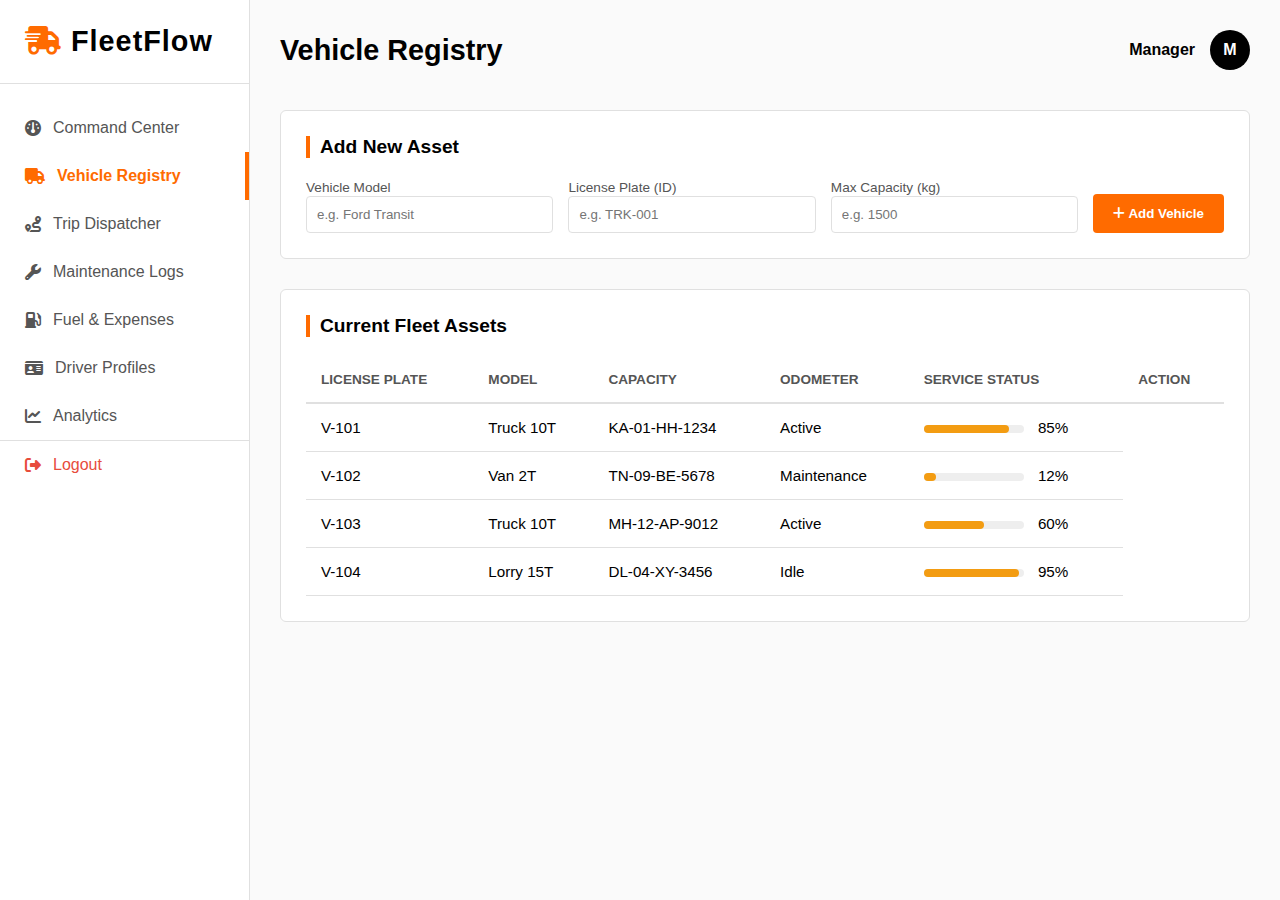
<file: registry.html>
<!DOCTYPE html>
<html lang="en">

<head>
    <meta charset="UTF-8">
    <meta name="viewport" content="width=device-width, initial-scale=1.0">
    <title>FleetFlow | Vehicle Registry</title>
    <link rel="stylesheet" href="styles.css">
    <link rel="stylesheet" href="https://cdnjs.cloudflare.com/ajax/libs/font-awesome/6.4.0/css/all.min.css">
</head>

<body>
    <div class="container">
        <aside class="sidebar">
            <div class="logo">
                <h2><i class="fa-solid fa-truck-fast"></i> <span>FleetFlow</span></h2>
            </div>
            <nav>
                <ul>
                    <li><a href="index.html"><i class="fa-solid fa-gauge"></i> Command Center</a></li>
                    <li class="active"><a href="registry.html"><i class="fa-solid fa-truck"></i> Vehicle Registry</a>
                    </li>
                    <li><a href="dispatcher.html"><i class="fa-solid fa-route"></i> Trip Dispatcher</a></li>
                    <li><a href="maintenance.html"><i class="fa-solid fa-wrench"></i> Maintenance Logs</a></li>
                    <li><a href="fuel.html"><i class="fa-solid fa-gas-pump"></i> Fuel & Expenses</a></li>
                    <li><a href="drivers.html"><i class="fa-solid fa-id-card"></i> Driver Profiles</a></li>
                    <li><a href="analytics.html"><i class="fa-solid fa-chart-line"></i> Analytics</a></li>
                    <li class="logout"><a href="login.html"><i class="fa-solid fa-right-from-bracket"></i> Logout</a>
                    </li>
                </ul>
            </nav>
        </aside>

        <main class="main-content">
            <header>
                <h1>Vehicle Registry</h1>
                <div class="user-profile">
                    <span>Manager</span>
                    <div class="avatar">M</div>
                </div>
            </header>

            <section class="dashboard">

                <div class="card" style="margin-bottom: 30px; display: block;">
                    <div class="section-header">
                        <h2>Add New Asset</h2>
                    </div>
                    <form id="vehicle-form"
                        style="display: grid; grid-template-columns: 1fr 1fr 1fr auto; gap: 15px; align-items: end;">

                        <div>
                            <label style="font-size: 0.85rem; color: #555;">Vehicle Model</label>
                            <input type="text" id="v-model" placeholder="e.g. Ford Transit" required
                                style="width: 100%; padding: 10px; border: 1px solid #e0e0e0; border-radius: 4px;">
                        </div>

                        <div>
                            <label style="font-size: 0.85rem; color: #555;">License Plate (ID)</label>
                            <input type="text" id="v-plate" placeholder="e.g. TRK-001" required
                                style="width: 100%; padding: 10px; border: 1px solid #e0e0e0; border-radius: 4px;">
                        </div>

                        <div>
                            <label style="font-size: 0.85rem; color: #555;">Max Capacity (kg)</label>
                            <input type="number" id="v-cap" placeholder="e.g. 1500" required
                                style="width: 100%; padding: 10px; border: 1px solid #e0e0e0; border-radius: 4px;">
                        </div>

                        <button type="submit"
                            style="background: var(--accent-orange); color: white; border: none; padding: 12px 20px; border-radius: 4px; font-weight: bold; cursor: pointer;">
                            <i class="fa-solid fa-plus"></i> Add Vehicle
                        </button>
                    </form>
                </div>

                <div class="recent-activity">
                    <div class="section-header">
                        <h2>Current Fleet Assets</h2>
                    </div>
                    <div class="table-container">
                        <table>
                            <thead>
                                <tr>
                                    <th>License Plate</th>
                                    <th>Model</th>
                                    <th>Capacity</th>
                                    <th>Odometer</th>
                                    <th>Service Status</th>
                                    <th>Action</th>
                                </tr>
                            </thead>
                            <tbody id="registry-data">
                            </tbody>
                        </table>
                    </div>
                </div>

            </section>
        </main>
    </div>

    <script>
        document.addEventListener('DOMContentLoaded', () => {

            // 1. Initial Data (Mock Database)
            let vehicles = [{
                    plate: "VAN-05",
                    model: "Ford Transit",
                    cap: 800,
                    odo: 12000,
                    status: "Active"
                },
                {
                    plate: "TRK-09",
                    model: "Volvo FH16",
                    cap: 5000,
                    odo: 45000,
                    status: "In Shop"
                }
            ];

            const form = document.getElementById('vehicle-form');
            const tableBody = document.getElementById('registry-table-body');

            // 2. Function to Render Table
            function renderRegistry() {
                tableBody.innerHTML = "";
                vehicles.forEach((v, index) => {
                    const row = document.createElement('tr');

                    // Logic for "Out of Service" toggle styling
                    let statusColor = v.status === "Active" ? "color: var(--success);" :
                        "color: var(--danger); font-weight:bold;";

                    row.innerHTML = `
                        <td><strong>${v.plate}</strong></td>
                        <td>${v.model}</td>
                        <td>${v.cap} kg</td>
                        <td>${v.odo} km</td>
                        <td style="${statusColor}">${v.status}</td>
                        <td>
                            <button onclick="toggleStatus(${index})" style="padding: 5px 10px; cursor: pointer; background: #eee; border: 1px solid #ccc; border-radius: 3px;">
                                ${v.status === "Active" ? "Retire" : "Activate"}
                            </button>
                        </td>
                    `;
                    tableBody.appendChild(row);
                });
            }

            // 3. Handle Form Submit (Add New Vehicle) 
            form.addEventListener('submit', (e) => {
                e.preventDefault();

                // Get values
                const newVehicle = {
                    plate: document.getElementById('v-plate').value.toUpperCase(),
                    model: document.getElementById('v-model').value,
                    cap: document.getElementById('v-cap').value,
                    odo: 0, // Default for new car
                    status: "Active"
                };

                vehicles.push(newVehicle); // Add to list
                renderRegistry(); // Refresh table
                form.reset(); // Clear form
            });

            // 4. Toggle Status Function (Global scope needed for onclick)
            window.toggleStatus = (index) => {
                if (vehicles[index].status === "Active") {
                    vehicles[index].status = "Retired"; // 
                } else {
                    vehicles[index].status = "Active";
                }
                renderRegistry();
            };

            // Initial Render
            renderRegistry();
        });
    </script>
    <script>
        // --- MOCK API: VEHICLE DATA ---
        const vehicleData = [{
                id: "V-101",
                type: "Truck 10T",
                plate: "KA-01-HH-1234",
                status: "Active",
                fuel: "85%"
            },
            {
                id: "V-102",
                type: "Van 2T",
                plate: "TN-09-BE-5678",
                status: "Maintenance",
                fuel: "12%"
            },
            {
                id: "V-103",
                type: "Truck 10T",
                plate: "MH-12-AP-9012",
                status: "Active",
                fuel: "60%"
            },
            {
                id: "V-104",
                type: "Lorry 15T",
                plate: "DL-04-XY-3456",
                status: "Idle",
                fuel: "95%"
            }
        ];

        // --- RENDER FUNCTION ---
        document.addEventListener('DOMContentLoaded', () => {
            const tableBody = document.getElementById('registry-data');
            // Clear any existing content
            tableBody.innerHTML = '';

            vehicleData.forEach(vehicle => {
                const row = `
                <tr>
                    <td>${vehicle.id}</td>
                    <td>${vehicle.type}</td>
                    <td>${vehicle.plate}</td>
                    <td><span class="status ${vehicle.status.toLowerCase()}">${vehicle.status}</span></td>
                    <td>
                        <div class="progress-bar" style="background:#eee; height:8px; border-radius:4px; width:100px; display:inline-block; margin-right:10px;">
                            <div class="fill" style="width:${vehicle.fuel}; background:#f39c12; height:100%; border-radius:4px;"></div>
                        </div>
                        ${vehicle.fuel}
                    </td>
                </tr>
            `;
                tableBody.innerHTML += row;
            });
        });
    </script>
    <script>
        document.addEventListener('DOMContentLoaded', () => {
            const role = localStorage.getItem('userRole');

            // 1. SELECT ELEMENTS
            const userLabel = document.querySelector('.user-profile span');
            const userAvatar = document.querySelector('.user-profile .avatar'); // New Selector!

            // 2. UPDATE HEADER TEXT & AVATAR
            if (role) {
                if (userLabel) userLabel.textContent = role; // Change "Manager" -> "Dispatcher"
                if (userAvatar) userAvatar.textContent = role.charAt(0); // Change "M" -> "D"
            }

            // 3. HIDE MENU ITEMS (Dispatcher Logic)
            if (role === 'Dispatcher') {
                const sidebarItems = document.querySelectorAll('.sidebar nav ul li');

                sidebarItems.forEach(item => {
                    const text = item.innerText.trim();
                    const allowed = ["Command Center", "Trip Dispatcher", "Logout"];

                    if (!allowed.includes(text)) {
                        item.style.display = 'none';
                    }
                });
            }
        });
    </script>
</body>

</html>
</file>
<file: styles.css>
:root {
    /* -- Theme Palette -- */
    --bg-main: #ffffff;          /* Pure White Background */
    --bg-panel: #ffffff;         /* White for cards/sidebar */
    --text-primary: #000000;     /* Jet Black Text */
    --text-secondary: #555555;   /* Dark Gray for subtitles */
    --border-color: #e0e0e0;     /* Light gray for structure lines */
    
    /* -- The "Bit of Orange" -- */
    --accent-orange: #ff6b00;    /* High-vis Logistics Orange */
    --accent-light: #fff0e6;     /* Very faint orange for hovers */

    /* -- Functional Colors -- */
    --success: #27ae60;          /* Green for "On Trip" */
    --danger: #e74c3c;           /* Red for Alerts */
}

* {
    margin: 0;
    padding: 0;
    box-sizing: border-box;
    font-family: 'Segoe UI', 'Roboto', Helvetica, Arial, sans-serif;
}

body {
    background-color: var(--bg-main);
    color: var(--text-primary);
}

.container {
    display: flex;
    min-height: 100vh;
}

/* --- Sidebar: Clean White with Black Text --- */
.sidebar {
    width: 250px;
    background-color: var(--bg-panel);
    color: var(--text-primary);
    border-right: 1px solid var(--border-color); /* Separator line */
    display: flex;
    flex-direction: column;
}

.sidebar .logo {
    padding: 25px;
    /* Orange logo icon for branding */
    color: var(--accent-orange); 
    font-weight: 800;
    font-size: 1.2rem;
    border-bottom: 1px solid var(--border-color);
    letter-spacing: 1px;
}

.sidebar .logo span {
    color: var(--text-primary); /* "FleetFlow" text is black */
}

.sidebar nav ul {
    list-style: none;
    padding-top: 20px;
}

.sidebar nav ul li a {
    display: block;
    padding: 15px 25px;
    color: var(--text-secondary);
    text-decoration: none;
    font-weight: 500;
    transition: all 0.2s ease;
    display: flex;
    align-items: center;
    gap: 12px;
}

/* Hover State */
.sidebar nav ul li a:hover {
    background-color: var(--accent-light);
    color: var(--accent-orange);
}

/* Active State: The "Orange Bit" */
.sidebar nav ul li.active a {
    background-color: var(--bg-panel);
    color: var(--accent-orange);
    border-right: 4px solid var(--accent-orange); /* Orange marker on right */
    font-weight: 700;
}

.sidebar .logout {
    margin-top: auto;
    border-top: 1px solid var(--border-color);
}

.sidebar .logout a {
    color: var(--danger); /* Make logout red */
}

/* --- Main Content --- */
.main-content {
    flex: 1;
    padding: 30px;
    background-color: #fafafa; /* Extremely light gray to distinguish from white cards */
}

header {
    display: flex;
    justify-content: space-between;
    align-items: center;
    margin-bottom: 40px;
}

header h1 {
    font-size: 1.8rem;
    font-weight: 700;
    color: var(--text-primary);
}

.user-profile {
    display: flex;
    align-items: center;
    gap: 15px;
    font-weight: 600;
}

.avatar {
    width: 40px;
    height: 40px;
    background-color: var(--text-primary); /* Black Circle */
    color: white;
    border-radius: 50%;
    display: flex;
    align-items: center;
    justify-content: center;
}

/* --- KPI Cards --- */
.kpi-grid {
    display: grid;
    grid-template-columns: repeat(auto-fit, minmax(240px, 1fr));
    gap: 25px;
    margin-bottom: 30px;
}

.card {
    background: var(--bg-panel);
    padding: 25px;
    border-radius: 6px;
    /* Clean border instead of shadow */
    border: 1px solid var(--border-color); 
    display: flex;
    justify-content: space-between;
    align-items: center;
    transition: transform 0.2s;
}

.card:hover {
    border-color: var(--accent-orange); /* Orange border on hover */
    transform: translateY(-2px);
}

.kpi-info h3 {
    font-size: 0.9rem;
    color: var(--text-secondary);
    text-transform: uppercase;
    letter-spacing: 0.5px;
    margin-bottom: 5px;
}

.big-number {
    font-size: 2.5rem;
    font-weight: 800;
    color: var(--text-primary);
}

.sub-text {
    font-size: 0.8rem;
    color: #999;
}

/* Icons in Cards */
.icon-box {
    width: 50px;
    height: 50px;
    background-color: var(--accent-light); /* Faint Orange Background */
    color: var(--accent-orange);           /* Orange Icon */
    border-radius: 8px;
    display: flex;
    align-items: center;
    justify-content: center;
    font-size: 1.4rem;
}

/* Override for specific card logic if needed, 
   but keeping them all orange unifies the theme */
.icon-box.warning {
    background-color: #fff4e5;
    color: var(--danger);
}

/* --- Table Styles --- */
.recent-activity {
    background: var(--bg-panel);
    padding: 25px;
    border-radius: 6px;
    border: 1px solid var(--border-color);
}

.section-header {
    display: flex;
    justify-content: space-between;
    align-items: center;
    margin-bottom: 20px;
}

.section-header h2 {
    font-size: 1.2rem;
    border-left: 4px solid var(--accent-orange); /* Orange accent mark */
    padding-left: 10px;
}

.filter-dropdown {
    padding: 8px 15px;
    border: 1px solid var(--border-color);
    background: white;
    color: var(--text-primary);
    border-radius: 4px;
    outline: none;
}

table {
    width: 100%;
    border-collapse: collapse;
}

th {
    text-align: left;
    padding: 15px;
    color: var(--text-secondary);
    font-size: 0.85rem;
    text-transform: uppercase;
    border-bottom: 2px solid var(--border-color);
}

td {
    padding: 15px;
    border-bottom: 1px solid var(--border-color);
    font-size: 0.95rem;
    color: var(--text-primary);
}

/* Status Pills */
.status-pill {
    padding: 6px 12px;
    border-radius: 4px; /* Square edges for industrial look */
    font-size: 0.75rem;
    font-weight: 700;
    text-transform: uppercase;
    letter-spacing: 0.5px;
}

.status-ontrip {
    background-color: #e8f5e9;
    color: var(--success);
    border: 1px solid #c8e6c9;
}

.status-inshop {
    background-color: var(--accent-light);
    color: var(--accent-orange);
    border: 1px solid #ffe0b2;
}

.status-idle {
    background-color: #f5f5f5;
    color: #7f8c8d;
    border: 1px solid #e0e0e0;
}
</file>
